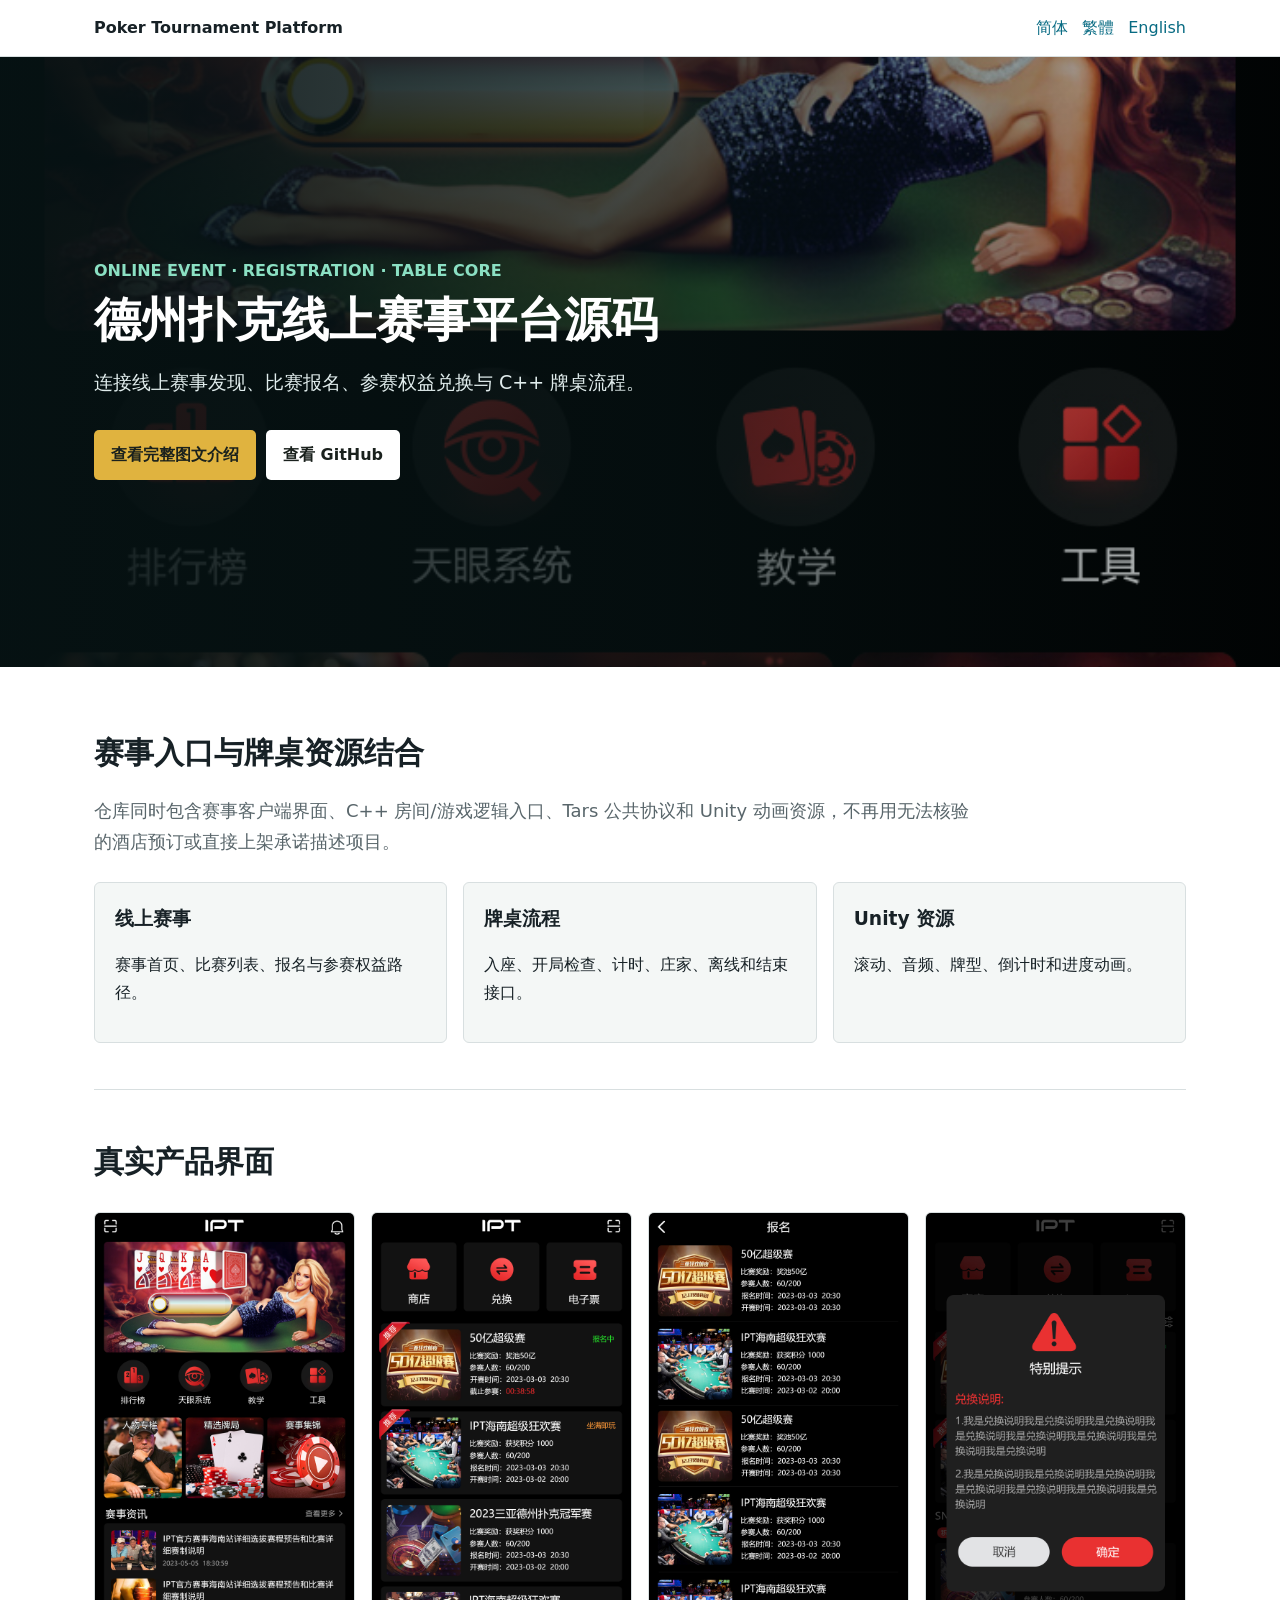
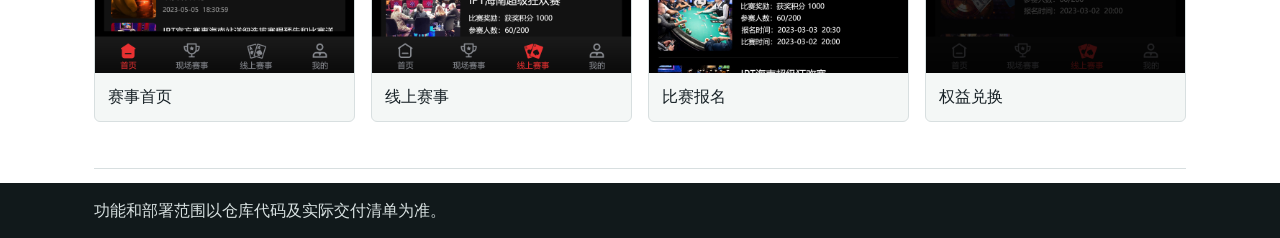
<file: docs/index.html>
<!doctype html><html lang="zh-CN"><head><meta charset="utf-8"><meta name="google-site-verification" content="rrp5Uvgzi-1-rMxUBfhV3wjlNrFqzwnqiA4e3qsOLEM" /><meta name="viewport" content="width=device-width,initial-scale=1"><title>德州扑克线上赛事平台源码｜报名、资格赛与牌桌核心</title><meta name="description" content="德州扑克线上赛事平台源码，包含赛事首页、线上比赛、报名与权益兑换界面，以及 C++ 房间牌桌逻辑、Tars、Unity UI 和牌型资源。"><link rel="canonical" href="https://masterai-top.github.io/Texas-Holdem-Poker-Platform-Source-Code/"><link rel="alternate" hreflang="zh-CN" href="https://masterai-top.github.io/Texas-Holdem-Poker-Platform-Source-Code/zh-cn/"><link rel="alternate" hreflang="zh-TW" href="https://masterai-top.github.io/Texas-Holdem-Poker-Platform-Source-Code/zh-tw/"><link rel="alternate" hreflang="en" href="https://masterai-top.github.io/Texas-Holdem-Poker-Platform-Source-Code/en/"><link rel="alternate" hreflang="x-default" href="https://masterai-top.github.io/Texas-Holdem-Poker-Platform-Source-Code/"><meta property="og:image" content="https://masterai-top.github.io/Texas-Holdem-Poker-Platform-Source-Code/assets/images/home.jpg"><link rel="icon" href="assets/images/home.jpg"><link rel="stylesheet" href="assets/style.css"></head><body><nav><div class="inner navrow"><a class="brand" href="./">Poker Tournament Platform</a><span class="langs"><a href="zh-cn/">简体</a><a href="zh-tw/">繁體</a><a href="en/">English</a></span></div></nav><header class="hero"><div class="inner"><div class="eyebrow">ONLINE EVENT · REGISTRATION · TABLE CORE</div><h1>德州扑克线上赛事平台源码</h1><p>连接线上赛事发现、比赛报名、参赛权益兑换与 C++ 牌桌流程。</p><a class="button" href="zh-cn/">查看完整图文介绍</a><a class="button secondary" href="https://github.com/masterai-top/Texas-Holdem-Poker-Platform-Source-Code">查看 GitHub</a></div></header><main><section><h2>赛事入口与牌桌资源结合</h2><p class="lead">仓库同时包含赛事客户端界面、C++ 房间/游戏逻辑入口、Tars 公共协议和 Unity 动画资源，不再用无法核验的酒店预订或直接上架承诺描述项目。</p><div class="grid"><article class="card"><h3>线上赛事</h3><p>赛事首页、比赛列表、报名与参赛权益路径。</p></article><article class="card"><h3>牌桌流程</h3><p>入座、开局检查、计时、庄家、离线和结束接口。</p></article><article class="card"><h3>Unity 资源</h3><p>滚动、音频、牌型、倒计时和进度动画。</p></article></div></section><section><h2>真实产品界面</h2><div class="gallery"><figure><img src="assets/images/home.jpg" alt="德州扑克赛事平台首页"><figcaption>赛事首页</figcaption></figure><figure><img src="assets/images/online-events.jpg" alt="线上德州比赛"><figcaption>线上赛事</figcaption></figure><figure><img src="assets/images/registration.jpg" alt="德州扑克比赛报名"><figcaption>比赛报名</figcaption></figure><figure><img src="assets/images/exchange-list.jpg" alt="赛事权益兑换"><figcaption>权益兑换</figcaption></figure></div></section></main><footer class="footer"><div class="inner">功能和部署范围以仓库代码及实际交付清单为准。</div></footer></body></html>
</file>
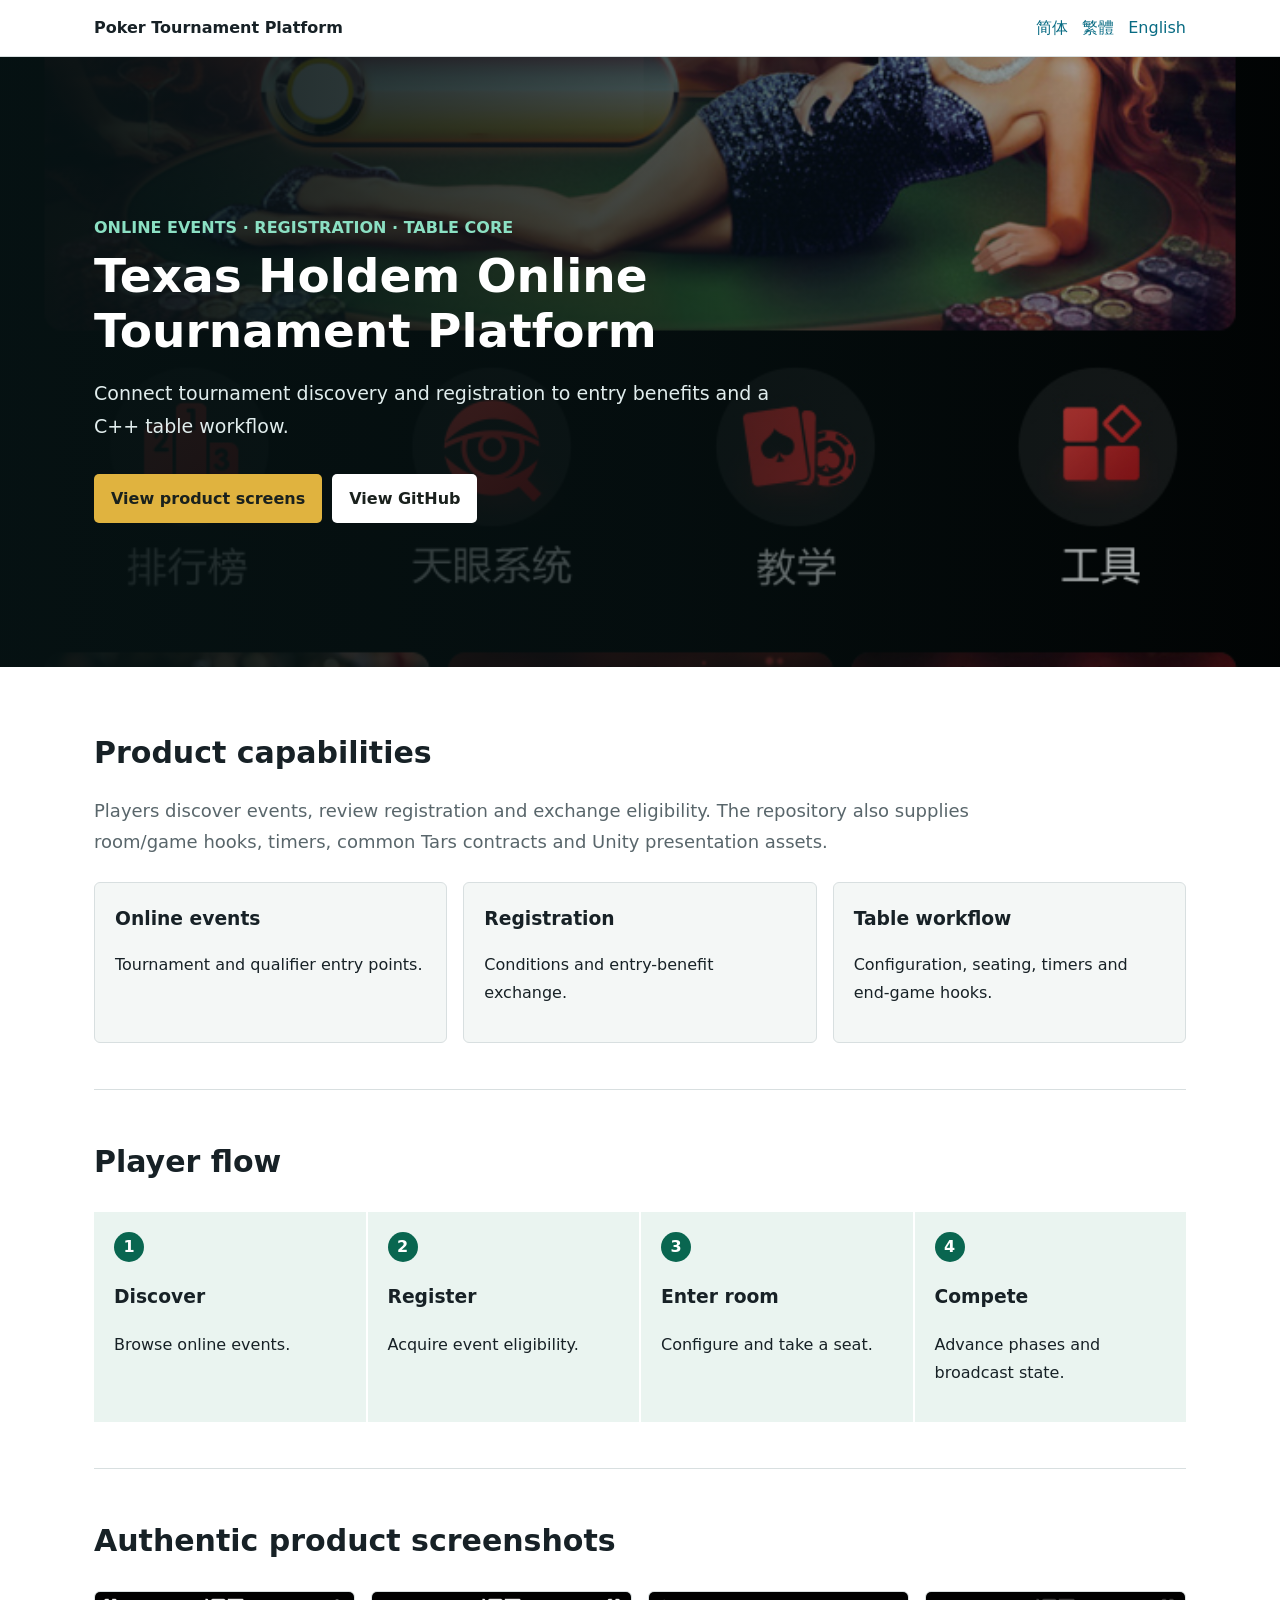
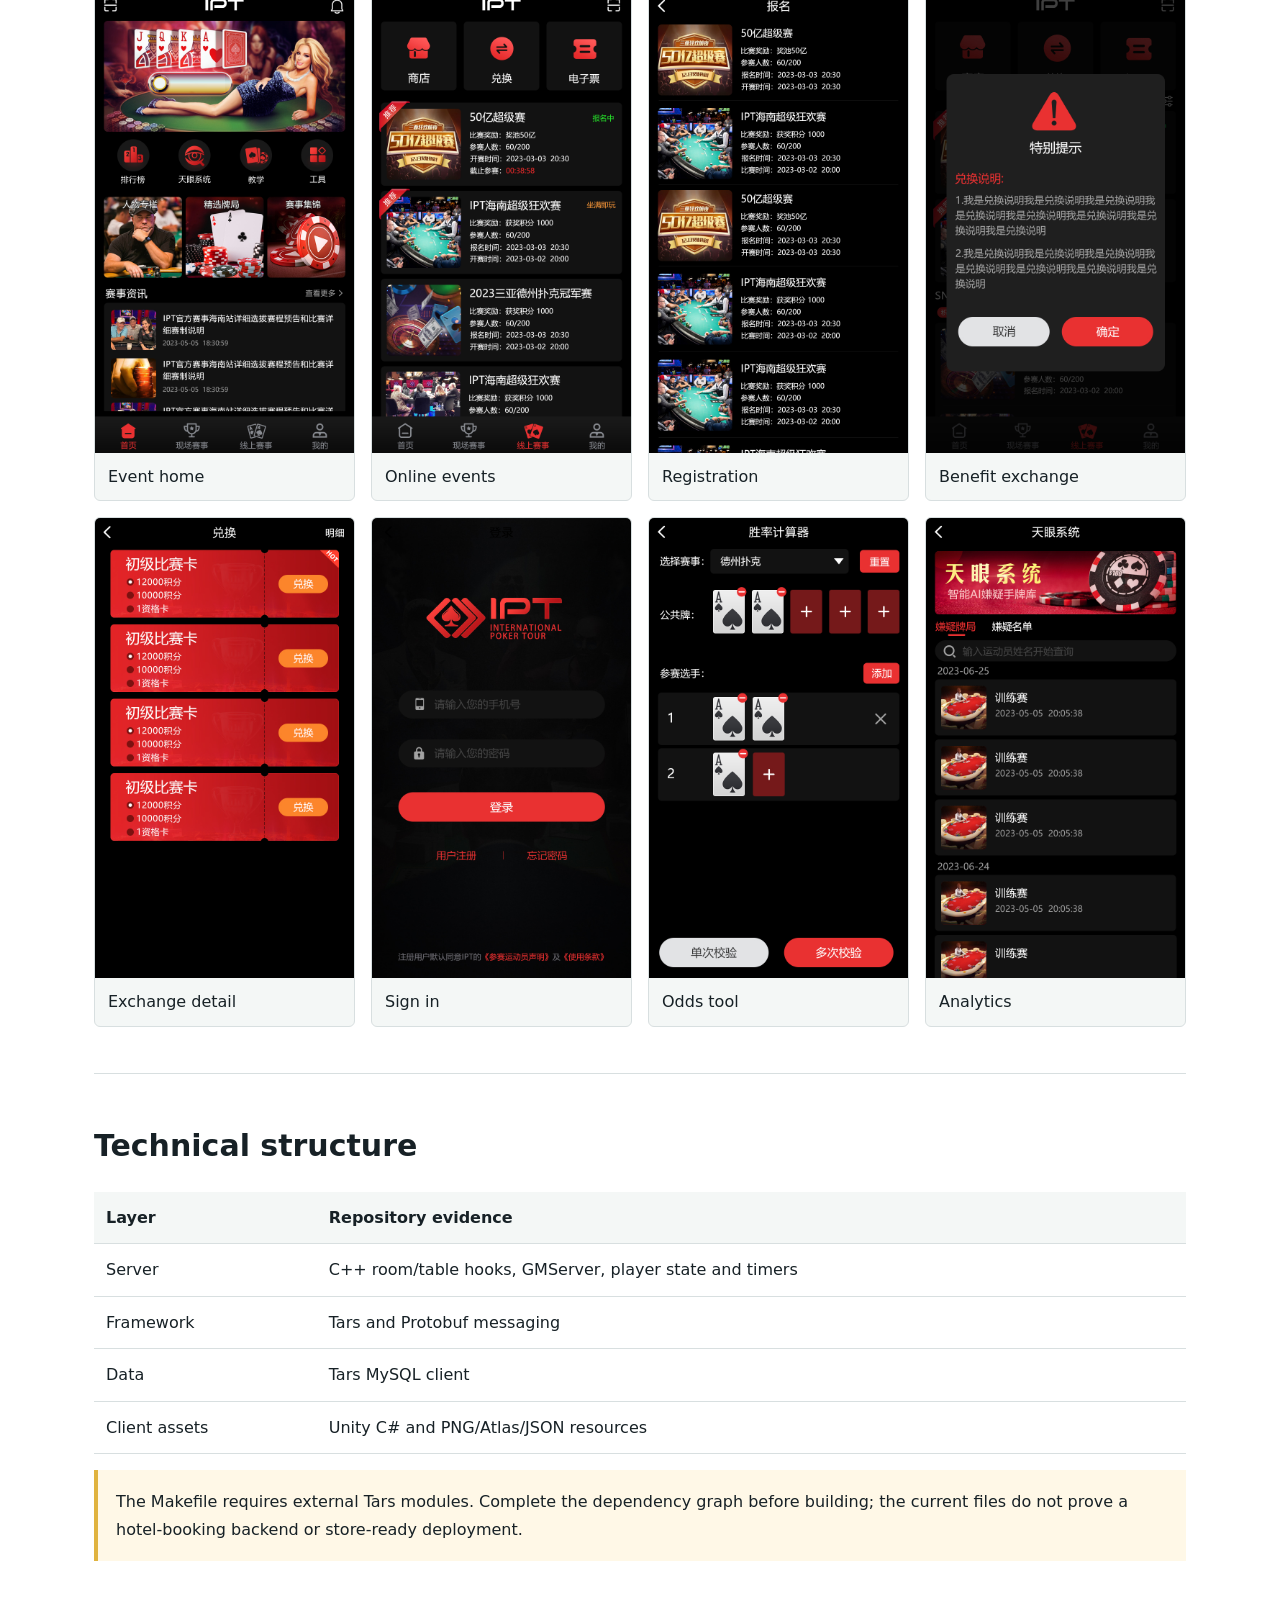
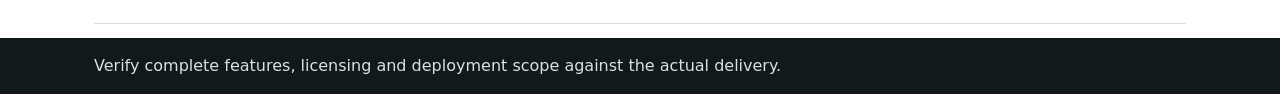
<file: docs/en/index.html>
<!doctype html><html lang="en"><head><meta charset="utf-8"><meta name="viewport" content="width=device-width,initial-scale=1"><title>Texas Holdem Tournament Platform Source | Events & Table Core</title><meta name="description" content="Texas Holdem tournament platform source with online events, registration, entry-benefit exchange, C++ room/table hooks, Tars and Unity client assets."><link rel="canonical" href="https://masterai-top.github.io/Texas-Holdem-Poker-Platform-Source-Code/en/"><link rel="alternate" hreflang="zh-CN" href="https://masterai-top.github.io/Texas-Holdem-Poker-Platform-Source-Code/zh-cn/"><link rel="alternate" hreflang="zh-TW" href="https://masterai-top.github.io/Texas-Holdem-Poker-Platform-Source-Code/zh-tw/"><link rel="alternate" hreflang="en" href="https://masterai-top.github.io/Texas-Holdem-Poker-Platform-Source-Code/en/"><link rel="alternate" hreflang="x-default" href="https://masterai-top.github.io/Texas-Holdem-Poker-Platform-Source-Code/"><meta property="og:image" content="https://masterai-top.github.io/Texas-Holdem-Poker-Platform-Source-Code/assets/images/home.jpg"><link rel="icon" href="../assets/images/home.jpg"><link rel="stylesheet" href="../assets/style.css"></head><body><nav><div class="inner navrow"><a class="brand" href="../">Poker Tournament Platform</a><span class="langs"><a href="../zh-cn/">简体</a><a href="../zh-tw/">繁體</a><a href="./">English</a></span></div></nav><header class="hero"><div class="inner"><div class="eyebrow">ONLINE EVENTS · REGISTRATION · TABLE CORE</div><h1>Texas Holdem Online Tournament Platform</h1><p>Connect tournament discovery and registration to entry benefits and a C++ table workflow.</p><a class="button" href="#gallery">View product screens</a><a class="button secondary" href="https://github.com/masterai-top/Texas-Holdem-Poker-Platform-Source-Code">View GitHub</a></div></header><main><section><h2>Product capabilities</h2><p class="lead">Players discover events, review registration and exchange eligibility. The repository also supplies room/game hooks, timers, common Tars contracts and Unity presentation assets.</p><div class="grid"><article class="card"><h3>Online events</h3><p>Tournament and qualifier entry points.</p></article><article class="card"><h3>Registration</h3><p>Conditions and entry-benefit exchange.</p></article><article class="card"><h3>Table workflow</h3><p>Configuration, seating, timers and end-game hooks.</p></article></div></section><section><h2>Player flow</h2><div class="flow"><div class="step"><h3>Discover</h3><p>Browse online events.</p></div><div class="step"><h3>Register</h3><p>Acquire event eligibility.</p></div><div class="step"><h3>Enter room</h3><p>Configure and take a seat.</p></div><div class="step"><h3>Compete</h3><p>Advance phases and broadcast state.</p></div></div></section><section id="gallery"><h2>Authentic product screenshots</h2><div class="gallery"><figure><img src="../assets/images/home.jpg" alt="Poker tournament platform home"><figcaption>Event home</figcaption></figure><figure><img src="../assets/images/online-events.jpg" alt="Online poker tournaments"><figcaption>Online events</figcaption></figure><figure><img src="../assets/images/registration.jpg" alt="Poker event registration"><figcaption>Registration</figcaption></figure><figure><img src="../assets/images/exchange-list.jpg" alt="Tournament eligibility exchange"><figcaption>Benefit exchange</figcaption></figure><figure><img src="../assets/images/exchange-detail.jpg" alt="Exchange detail"><figcaption>Exchange detail</figcaption></figure><figure><img src="../assets/images/login.jpg" alt="Platform login"><figcaption>Sign in</figcaption></figure><figure><img src="../assets/images/odds.jpg" alt="Poker odds calculator"><figcaption>Odds tool</figcaption></figure><figure><img src="../assets/images/analytics.jpg" alt="Poker analytics interface"><figcaption>Analytics</figcaption></figure></div></section><section><h2>Technical structure</h2><table class="tech"><tr><th>Layer</th><th>Repository evidence</th></tr><tr><td>Server</td><td>C++ room/table hooks, GMServer, player state and timers</td></tr><tr><td>Framework</td><td>Tars and Protobuf messaging</td></tr><tr><td>Data</td><td>Tars MySQL client</td></tr><tr><td>Client assets</td><td>Unity C# and PNG/Atlas/JSON resources</td></tr></table><p class="note">The Makefile requires external Tars modules. Complete the dependency graph before building; the current files do not prove a hotel-booking backend or store-ready deployment.</p></section></main><footer class="footer"><div class="inner">Verify complete features, licensing and deployment scope against the actual delivery.</div></footer></body></html>
</file>
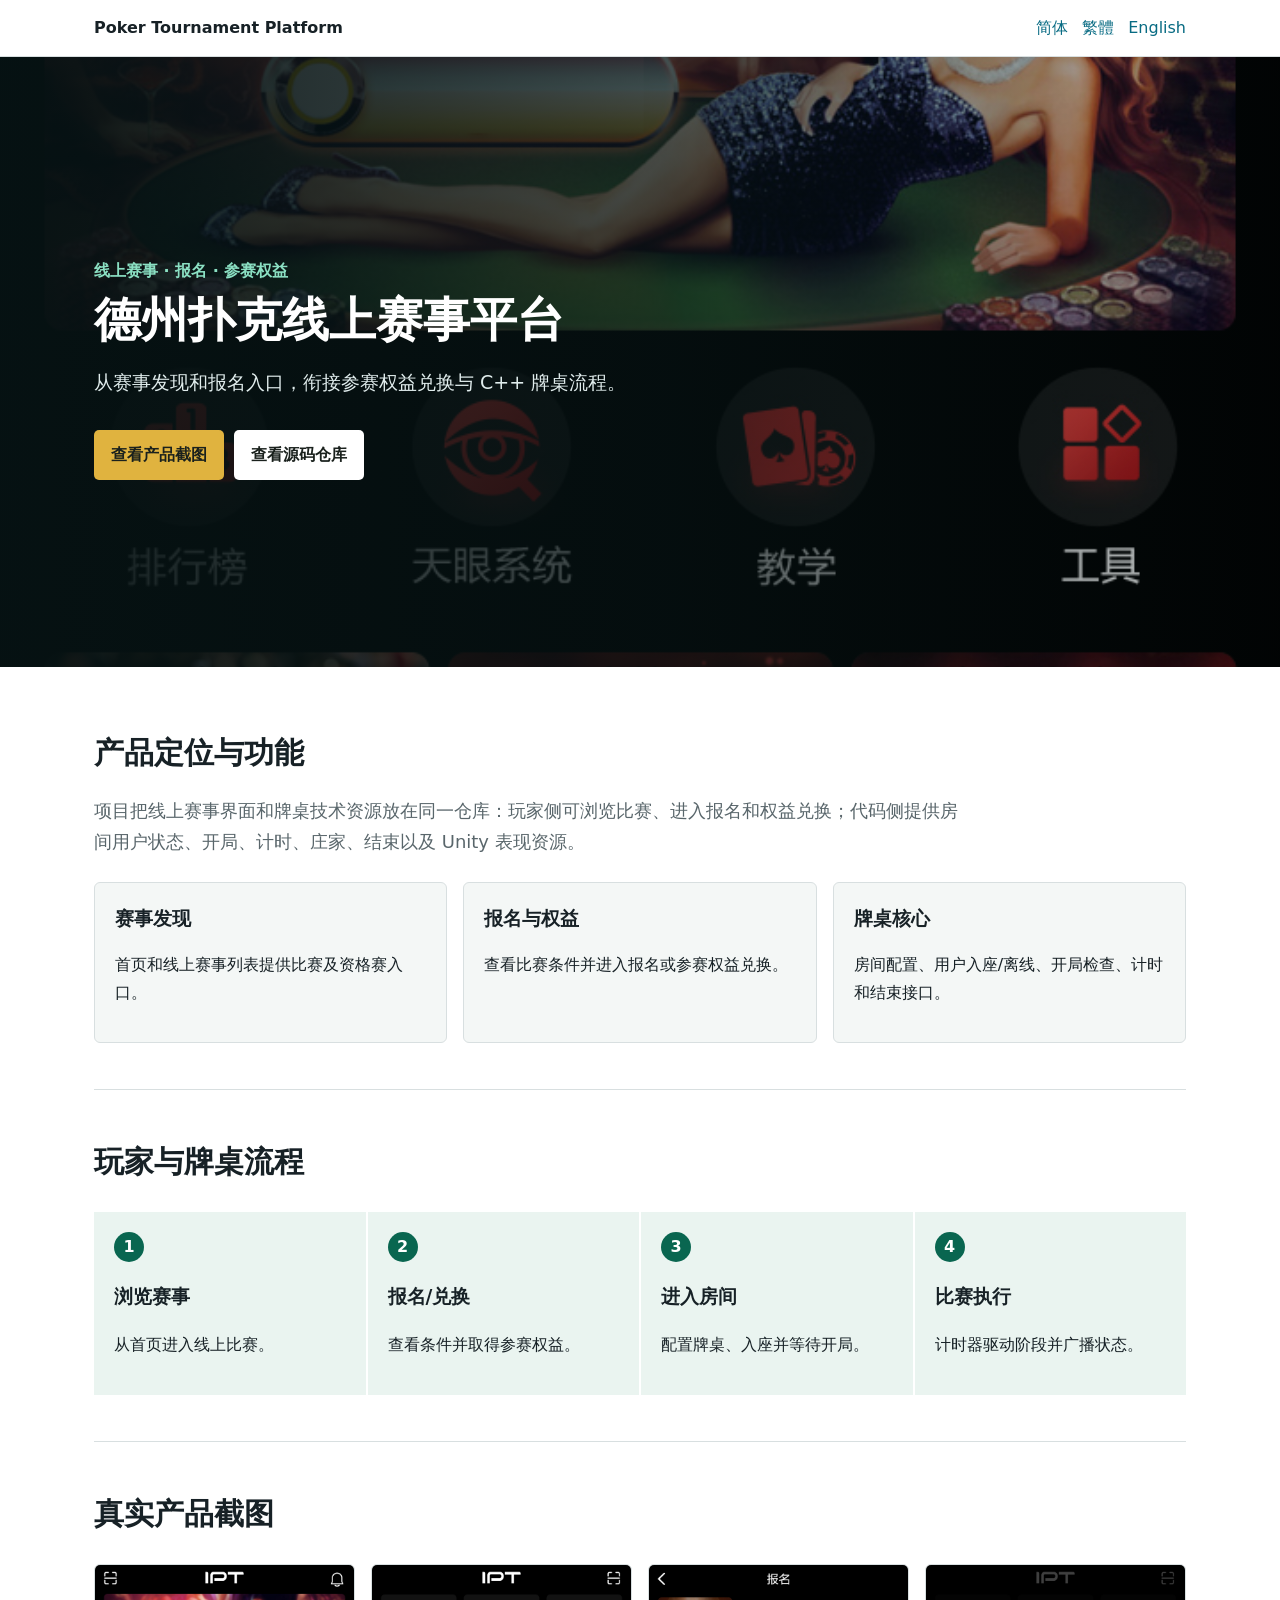
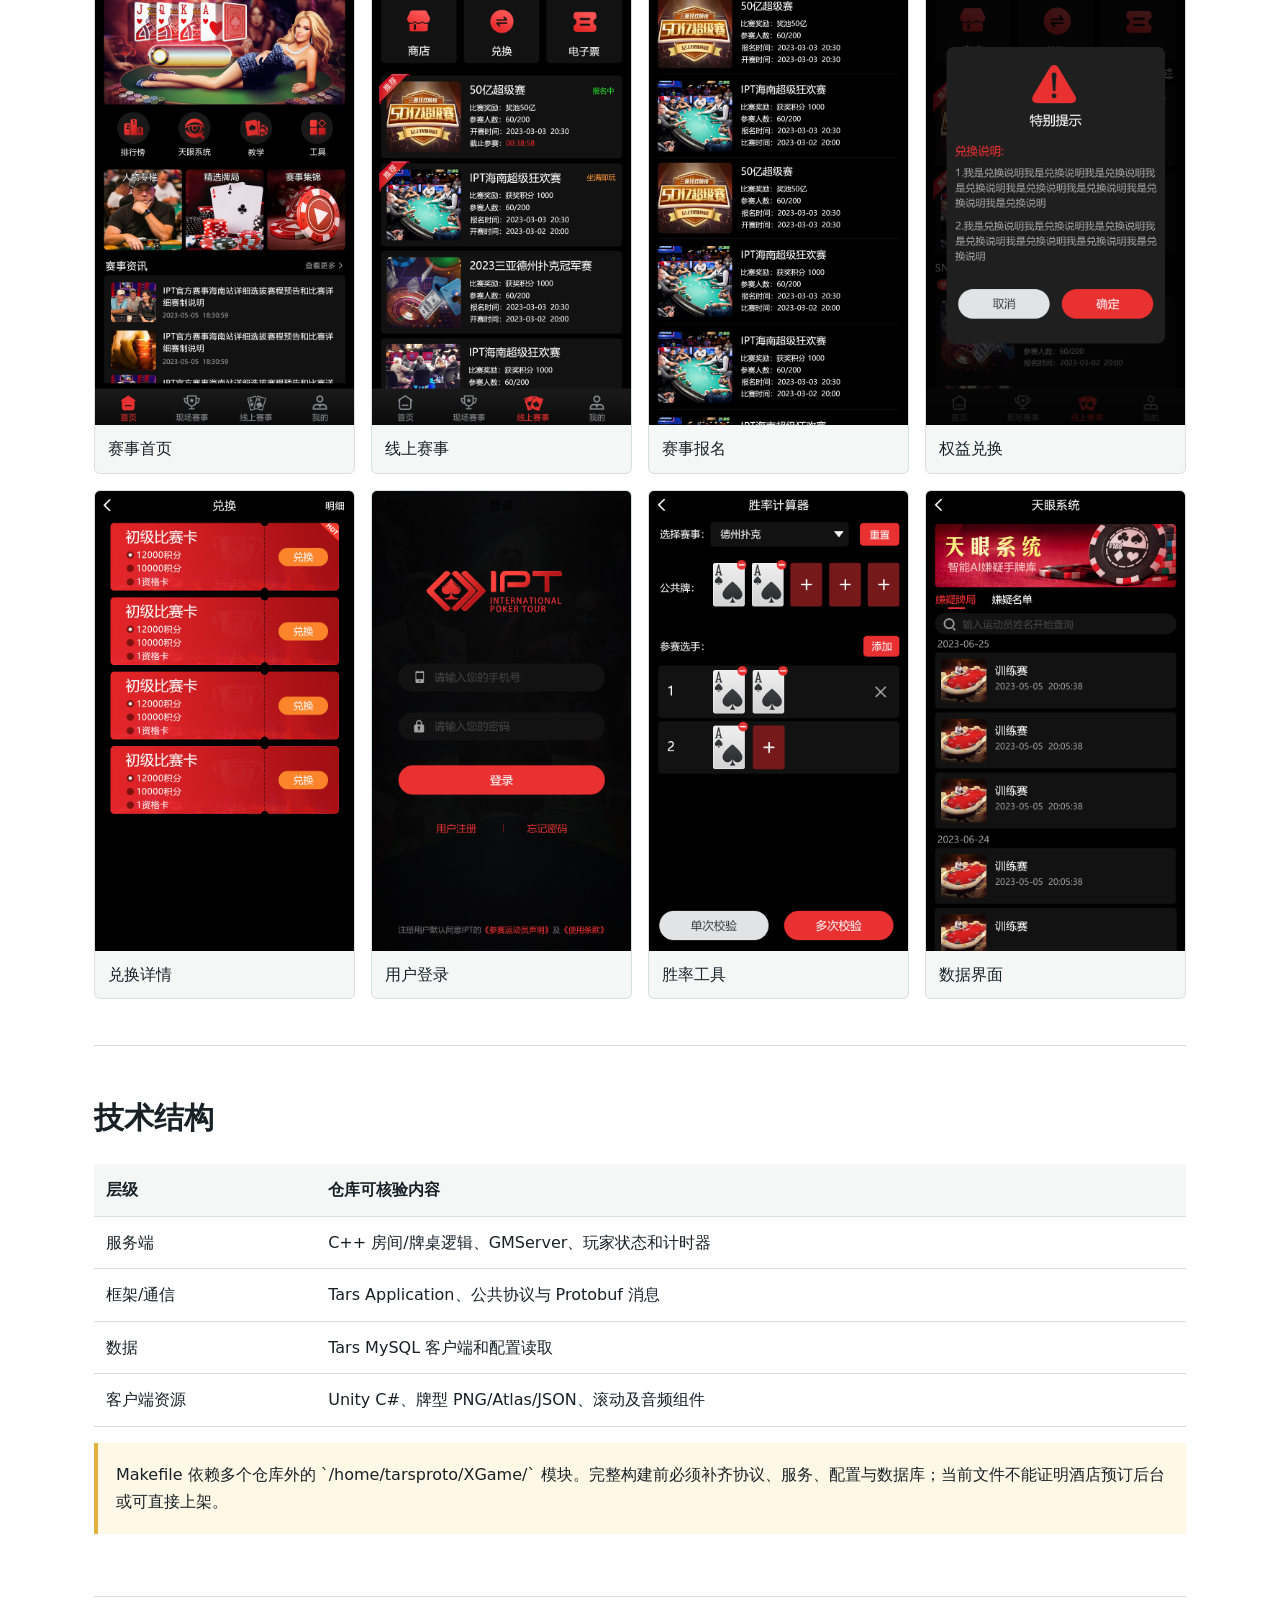
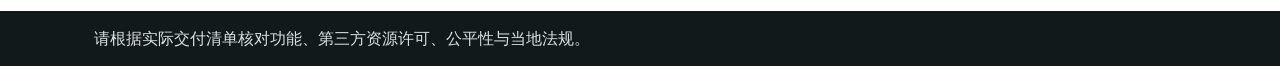
<file: docs/zh-cn/index.html>
<!doctype html><html lang="zh-CN"><head><meta charset="utf-8"><meta name="viewport" content="width=device-width,initial-scale=1"><title>德州扑克赛事平台源码｜线上比赛、报名与权益兑换</title><meta name="description" content="图文介绍德州扑克赛事平台源码：线上比赛、资格赛、报名、参赛权益兑换、C++ 房间牌桌逻辑、Tars 服务和 Unity 客户端资源。"><link rel="canonical" href="https://masterai-top.github.io/Texas-Holdem-Poker-Platform-Source-Code/zh-cn/"><link rel="alternate" hreflang="zh-CN" href="https://masterai-top.github.io/Texas-Holdem-Poker-Platform-Source-Code/zh-cn/"><link rel="alternate" hreflang="zh-TW" href="https://masterai-top.github.io/Texas-Holdem-Poker-Platform-Source-Code/zh-tw/"><link rel="alternate" hreflang="en" href="https://masterai-top.github.io/Texas-Holdem-Poker-Platform-Source-Code/en/"><link rel="alternate" hreflang="x-default" href="https://masterai-top.github.io/Texas-Holdem-Poker-Platform-Source-Code/"><meta property="og:image" content="https://masterai-top.github.io/Texas-Holdem-Poker-Platform-Source-Code/assets/images/home.jpg"><link rel="icon" href="../assets/images/home.jpg"><link rel="stylesheet" href="../assets/style.css"></head><body><nav><div class="inner navrow"><a class="brand" href="../">Poker Tournament Platform</a><span class="langs"><a href="./">简体</a><a href="../zh-tw/">繁體</a><a href="../en/">English</a></span></div></nav><header class="hero"><div class="inner"><div class="eyebrow">线上赛事 · 报名 · 参赛权益</div><h1>德州扑克线上赛事平台</h1><p>从赛事发现和报名入口，衔接参赛权益兑换与 C++ 牌桌流程。</p><a class="button" href="#gallery">查看产品截图</a><a class="button secondary" href="https://github.com/masterai-top/Texas-Holdem-Poker-Platform-Source-Code">查看源码仓库</a></div></header><main><section><h2>产品定位与功能</h2><p class="lead">项目把线上赛事界面和牌桌技术资源放在同一仓库：玩家侧可浏览比赛、进入报名和权益兑换；代码侧提供房间用户状态、开局、计时、庄家、结束以及 Unity 表现资源。</p><div class="grid"><article class="card"><h3>赛事发现</h3><p>首页和线上赛事列表提供比赛及资格赛入口。</p></article><article class="card"><h3>报名与权益</h3><p>查看比赛条件并进入报名或参赛权益兑换。</p></article><article class="card"><h3>牌桌核心</h3><p>房间配置、用户入座/离线、开局检查、计时和结束接口。</p></article></div></section><section><h2>玩家与牌桌流程</h2><div class="flow"><div class="step"><h3>浏览赛事</h3><p>从首页进入线上比赛。</p></div><div class="step"><h3>报名/兑换</h3><p>查看条件并取得参赛权益。</p></div><div class="step"><h3>进入房间</h3><p>配置牌桌、入座并等待开局。</p></div><div class="step"><h3>比赛执行</h3><p>计时器驱动阶段并广播状态。</p></div></div></section><section id="gallery"><h2>真实产品截图</h2><div class="gallery"><figure><img src="../assets/images/home.jpg" alt="德州扑克赛事平台首页"><figcaption>赛事首页</figcaption></figure><figure><img src="../assets/images/online-events.jpg" alt="线上德州比赛列表"><figcaption>线上赛事</figcaption></figure><figure><img src="../assets/images/registration.jpg" alt="德州扑克比赛报名"><figcaption>赛事报名</figcaption></figure><figure><img src="../assets/images/exchange-list.jpg" alt="赛事权益兑换列表"><figcaption>权益兑换</figcaption></figure><figure><img src="../assets/images/exchange-detail.jpg" alt="参赛权益兑换详情"><figcaption>兑换详情</figcaption></figure><figure><img src="../assets/images/login.jpg" alt="赛事平台登录"><figcaption>用户登录</figcaption></figure><figure><img src="../assets/images/odds.jpg" alt="德州扑克胜率计算器"><figcaption>胜率工具</figcaption></figure><figure><img src="../assets/images/analytics.jpg" alt="德州扑克数据界面"><figcaption>数据界面</figcaption></figure></div></section><section><h2>技术结构</h2><table class="tech"><tr><th>层级</th><th>仓库可核验内容</th></tr><tr><td>服务端</td><td>C++ 房间/牌桌逻辑、GMServer、玩家状态和计时器</td></tr><tr><td>框架/通信</td><td>Tars Application、公共协议与 Protobuf 消息</td></tr><tr><td>数据</td><td>Tars MySQL 客户端和配置读取</td></tr><tr><td>客户端资源</td><td>Unity C#、牌型 PNG/Atlas/JSON、滚动及音频组件</td></tr></table><p class="note">Makefile 依赖多个仓库外的 `/home/tarsproto/XGame/` 模块。完整构建前必须补齐协议、服务、配置与数据库；当前文件不能证明酒店预订后台或可直接上架。</p></section></main><footer class="footer"><div class="inner">请根据实际交付清单核对功能、第三方资源许可、公平性与当地法规。</div></footer></body></html>
</file>
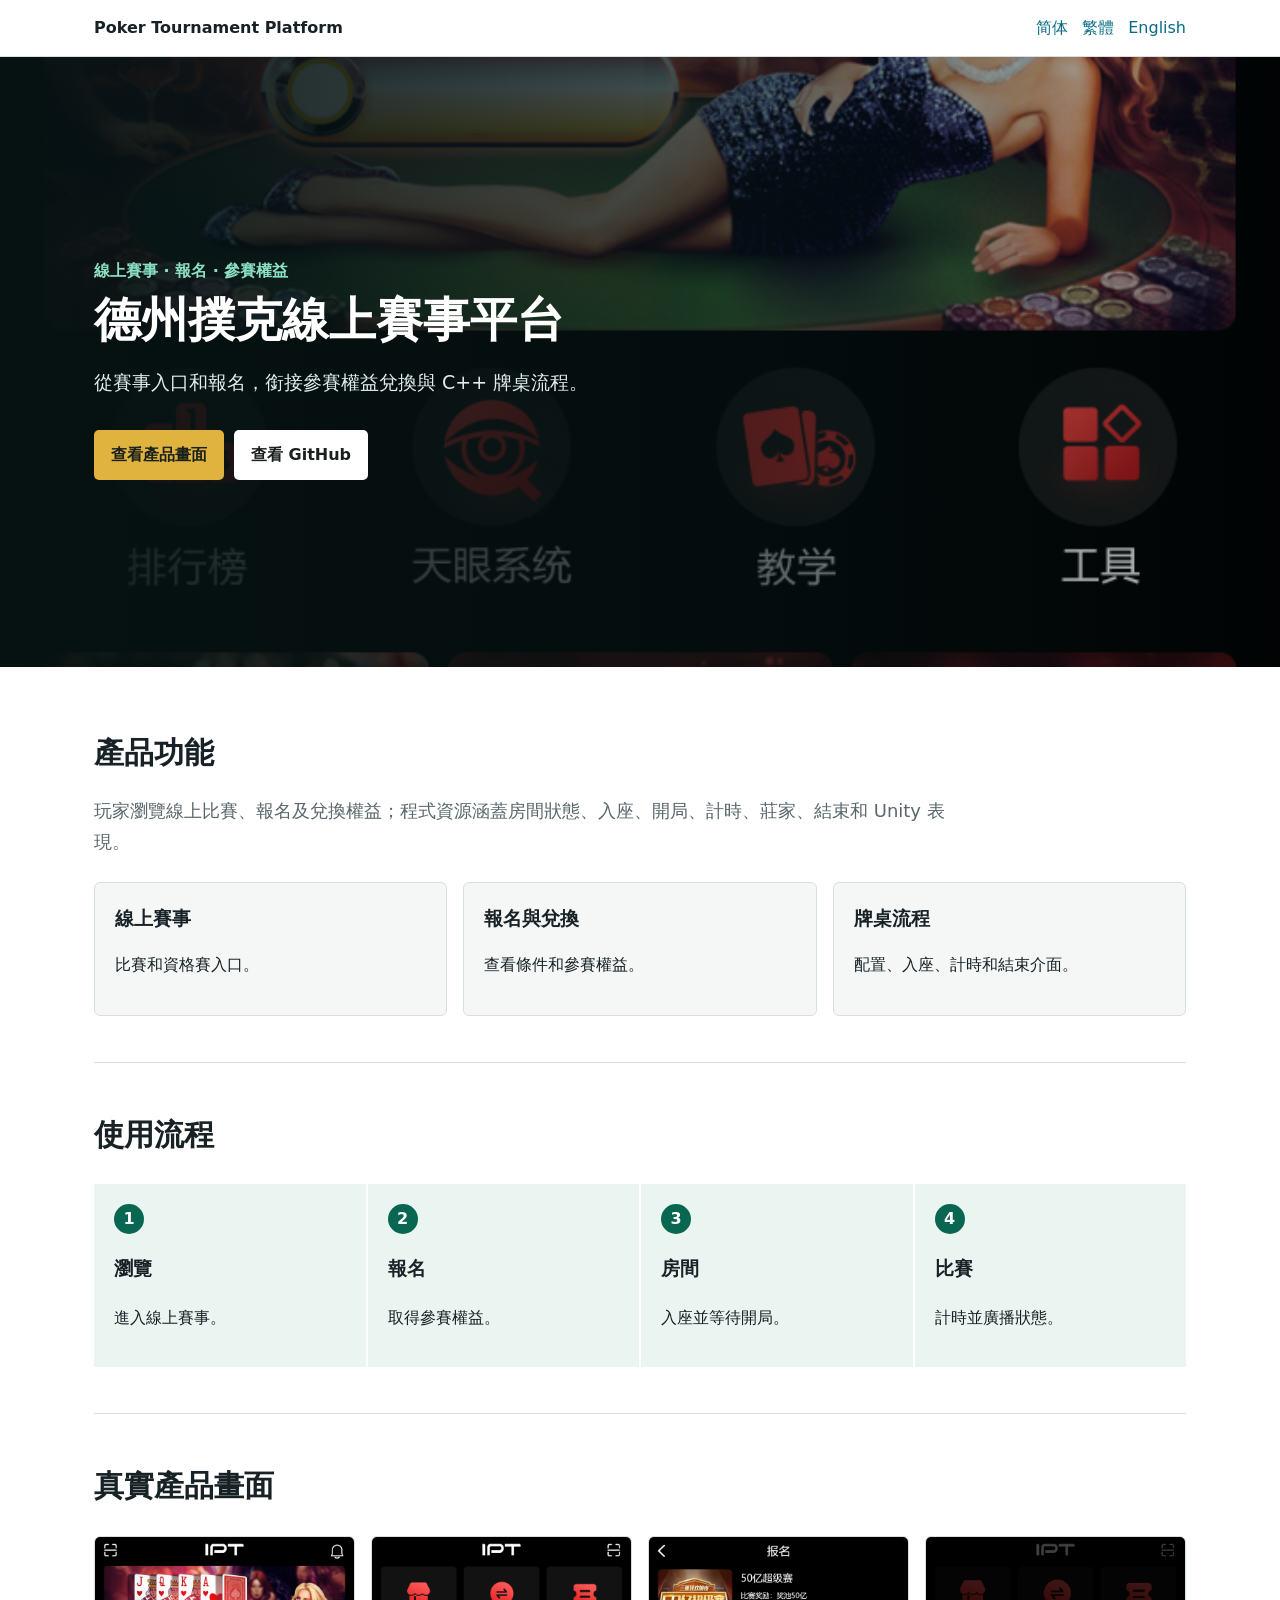
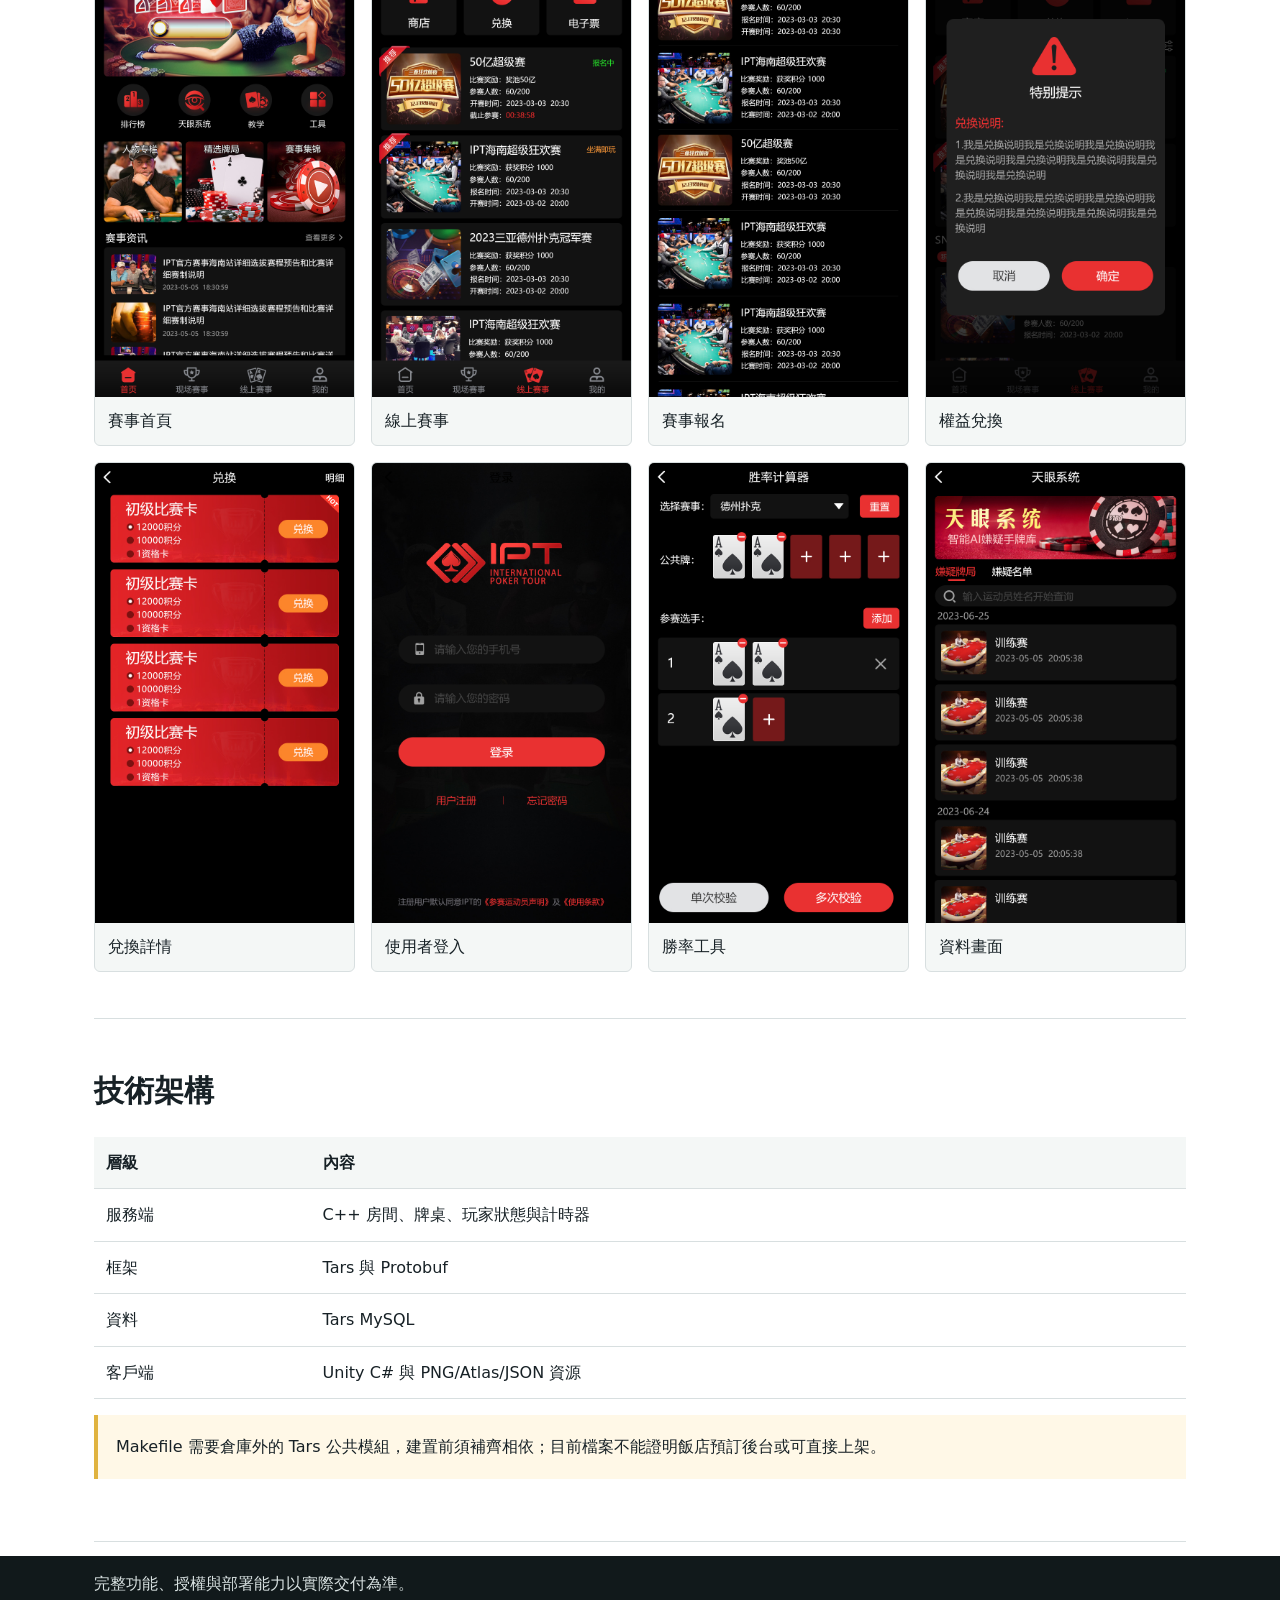
<file: docs/zh-tw/index.html>
<!doctype html><html lang="zh-TW"><head><meta charset="utf-8"><meta name="viewport" content="width=device-width,initial-scale=1"><title>德州撲克賽事平台原始碼｜線上比賽、報名與兌換</title><meta name="description" content="德州撲克賽事平台原始碼：線上比賽、資格賽、報名、參賽權益兌換、C++ 房間牌桌邏輯、Tars 與 Unity 客戶端資源。"><link rel="canonical" href="https://masterai-top.github.io/Texas-Holdem-Poker-Platform-Source-Code/zh-tw/"><link rel="alternate" hreflang="zh-CN" href="https://masterai-top.github.io/Texas-Holdem-Poker-Platform-Source-Code/zh-cn/"><link rel="alternate" hreflang="zh-TW" href="https://masterai-top.github.io/Texas-Holdem-Poker-Platform-Source-Code/zh-tw/"><link rel="alternate" hreflang="en" href="https://masterai-top.github.io/Texas-Holdem-Poker-Platform-Source-Code/en/"><link rel="alternate" hreflang="x-default" href="https://masterai-top.github.io/Texas-Holdem-Poker-Platform-Source-Code/"><meta property="og:image" content="https://masterai-top.github.io/Texas-Holdem-Poker-Platform-Source-Code/assets/images/home.jpg"><link rel="icon" href="../assets/images/home.jpg"><link rel="stylesheet" href="../assets/style.css"></head><body><nav><div class="inner navrow"><a class="brand" href="../">Poker Tournament Platform</a><span class="langs"><a href="../zh-cn/">简体</a><a href="./">繁體</a><a href="../en/">English</a></span></div></nav><header class="hero"><div class="inner"><div class="eyebrow">線上賽事 · 報名 · 參賽權益</div><h1>德州撲克線上賽事平台</h1><p>從賽事入口和報名，銜接參賽權益兌換與 C++ 牌桌流程。</p><a class="button" href="#gallery">查看產品畫面</a><a class="button secondary" href="https://github.com/masterai-top/Texas-Holdem-Poker-Platform-Source-Code">查看 GitHub</a></div></header><main><section><h2>產品功能</h2><p class="lead">玩家瀏覽線上比賽、報名及兌換權益；程式資源涵蓋房間狀態、入座、開局、計時、莊家、結束和 Unity 表現。</p><div class="grid"><article class="card"><h3>線上賽事</h3><p>比賽和資格賽入口。</p></article><article class="card"><h3>報名與兌換</h3><p>查看條件和參賽權益。</p></article><article class="card"><h3>牌桌流程</h3><p>配置、入座、計時和結束介面。</p></article></div></section><section><h2>使用流程</h2><div class="flow"><div class="step"><h3>瀏覽</h3><p>進入線上賽事。</p></div><div class="step"><h3>報名</h3><p>取得參賽權益。</p></div><div class="step"><h3>房間</h3><p>入座並等待開局。</p></div><div class="step"><h3>比賽</h3><p>計時並廣播狀態。</p></div></div></section><section id="gallery"><h2>真實產品畫面</h2><div class="gallery"><figure><img src="../assets/images/home.jpg" alt="德州撲克賽事首頁"><figcaption>賽事首頁</figcaption></figure><figure><img src="../assets/images/online-events.jpg" alt="線上德州比賽"><figcaption>線上賽事</figcaption></figure><figure><img src="../assets/images/registration.jpg" alt="比賽報名"><figcaption>賽事報名</figcaption></figure><figure><img src="../assets/images/exchange-list.jpg" alt="賽事權益兌換"><figcaption>權益兌換</figcaption></figure><figure><img src="../assets/images/exchange-detail.jpg" alt="兌換詳情"><figcaption>兌換詳情</figcaption></figure><figure><img src="../assets/images/login.jpg" alt="平台登入"><figcaption>使用者登入</figcaption></figure><figure><img src="../assets/images/odds.jpg" alt="勝率計算器"><figcaption>勝率工具</figcaption></figure><figure><img src="../assets/images/analytics.jpg" alt="資料畫面"><figcaption>資料畫面</figcaption></figure></div></section><section><h2>技術架構</h2><table class="tech"><tr><th>層級</th><th>內容</th></tr><tr><td>服務端</td><td>C++ 房間、牌桌、玩家狀態與計時器</td></tr><tr><td>框架</td><td>Tars 與 Protobuf</td></tr><tr><td>資料</td><td>Tars MySQL</td></tr><tr><td>客戶端</td><td>Unity C# 與 PNG/Atlas/JSON 資源</td></tr></table><p class="note">Makefile 需要倉庫外的 Tars 公共模組，建置前須補齊相依；目前檔案不能證明飯店預訂後台或可直接上架。</p></section></main><footer class="footer"><div class="inner">完整功能、授權與部署能力以實際交付為準。</div></footer></body></html>
</file>
<file: docs/assets/style.css>
:root{--ink:#172126;--muted:#59666b;--line:#d8dfe0;--paper:#f4f7f6;--green:#096650;--red:#b52d32;--gold:#e0b33f;--night:#11191b}*{box-sizing:border-box}body{margin:0;color:var(--ink);font:16px/1.72 system-ui,-apple-system,"Segoe UI",sans-serif}a{color:#086b83}nav{position:sticky;top:0;z-index:5;background:rgba(255,255,255,.97);border-bottom:1px solid var(--line)}nav .inner,main,footer .inner{max-width:1140px;margin:auto;padding:14px 24px}.navrow{display:flex;justify-content:space-between;align-items:center;gap:18px}.brand{font-weight:850;color:var(--ink);text-decoration:none}.langs a{margin-left:14px;text-decoration:none}.hero{min-height:610px;display:flex;align-items:flex-end;color:#fff;background:linear-gradient(90deg,rgba(6,18,19,.96),rgba(6,18,19,.74) 52%,rgba(6,18,19,.2)),url("images/home.jpg") center 25%/cover no-repeat}.hero .inner{width:100%;max-width:1140px;margin:auto;padding:78px 24px 64px}.eyebrow{color:#8be0c3;font-weight:850;text-transform:uppercase}.hero h1{max-width:780px;margin:8px 0 14px;font-size:47px;line-height:1.16}.hero p{max-width:700px;color:#e1eded;font-size:19px}.button{display:inline-block;margin:12px 10px 0 0;padding:11px 17px;border-radius:5px;background:var(--gold);color:#1a211d;font-weight:800;text-decoration:none}.button.secondary{background:#fff}section{padding:46px 0;border-bottom:1px solid var(--line)}h2{margin:0 0 12px;font-size:30px}.lead{max-width:880px;color:var(--muted);font-size:18px}.grid{display:grid;grid-template-columns:repeat(3,1fr);gap:16px;margin-top:24px}.card{padding:20px;background:var(--paper);border:1px solid var(--line);border-radius:6px}.card h3{margin:0 0 8px}.flow{display:grid;grid-template-columns:repeat(4,1fr);gap:2px;margin-top:24px;counter-reset:step}.step{padding:20px;background:#eaf4f0;counter-increment:step}.step:before{content:counter(step);display:block;width:30px;height:30px;border-radius:50%;background:var(--green);color:#fff;text-align:center;line-height:30px;font-weight:850}.gallery{display:grid;grid-template-columns:repeat(4,1fr);gap:16px;margin-top:24px}.gallery figure{margin:0;overflow:hidden;border:1px solid var(--line);border-radius:6px;background:var(--paper)}.gallery img{display:block;width:100%;aspect-ratio:9/16;object-fit:cover;object-position:top}.gallery figcaption{padding:10px 13px}.tech{width:100%;border-collapse:collapse;margin-top:20px}.tech th,.tech td{padding:12px;text-align:left;border-bottom:1px solid var(--line)}.tech th{background:var(--paper)}.note{padding:18px;border-left:4px solid var(--gold);background:#fff8e7}.footer{background:var(--night);color:#d9e2e2}@media(max-width:800px){.navrow{align-items:flex-start;flex-direction:column}.langs a{margin:0 12px 0 0}.hero{min-height:570px;background-position:56% 20%}.hero h1{font-size:34px}.grid,.flow{grid-template-columns:1fr}.gallery{grid-template-columns:repeat(2,1fr)}section{padding:38px 0}}@media(max-width:430px){.hero h1{font-size:30px}.gallery{gap:10px}.gallery figcaption{font-size:14px}}
</file>
